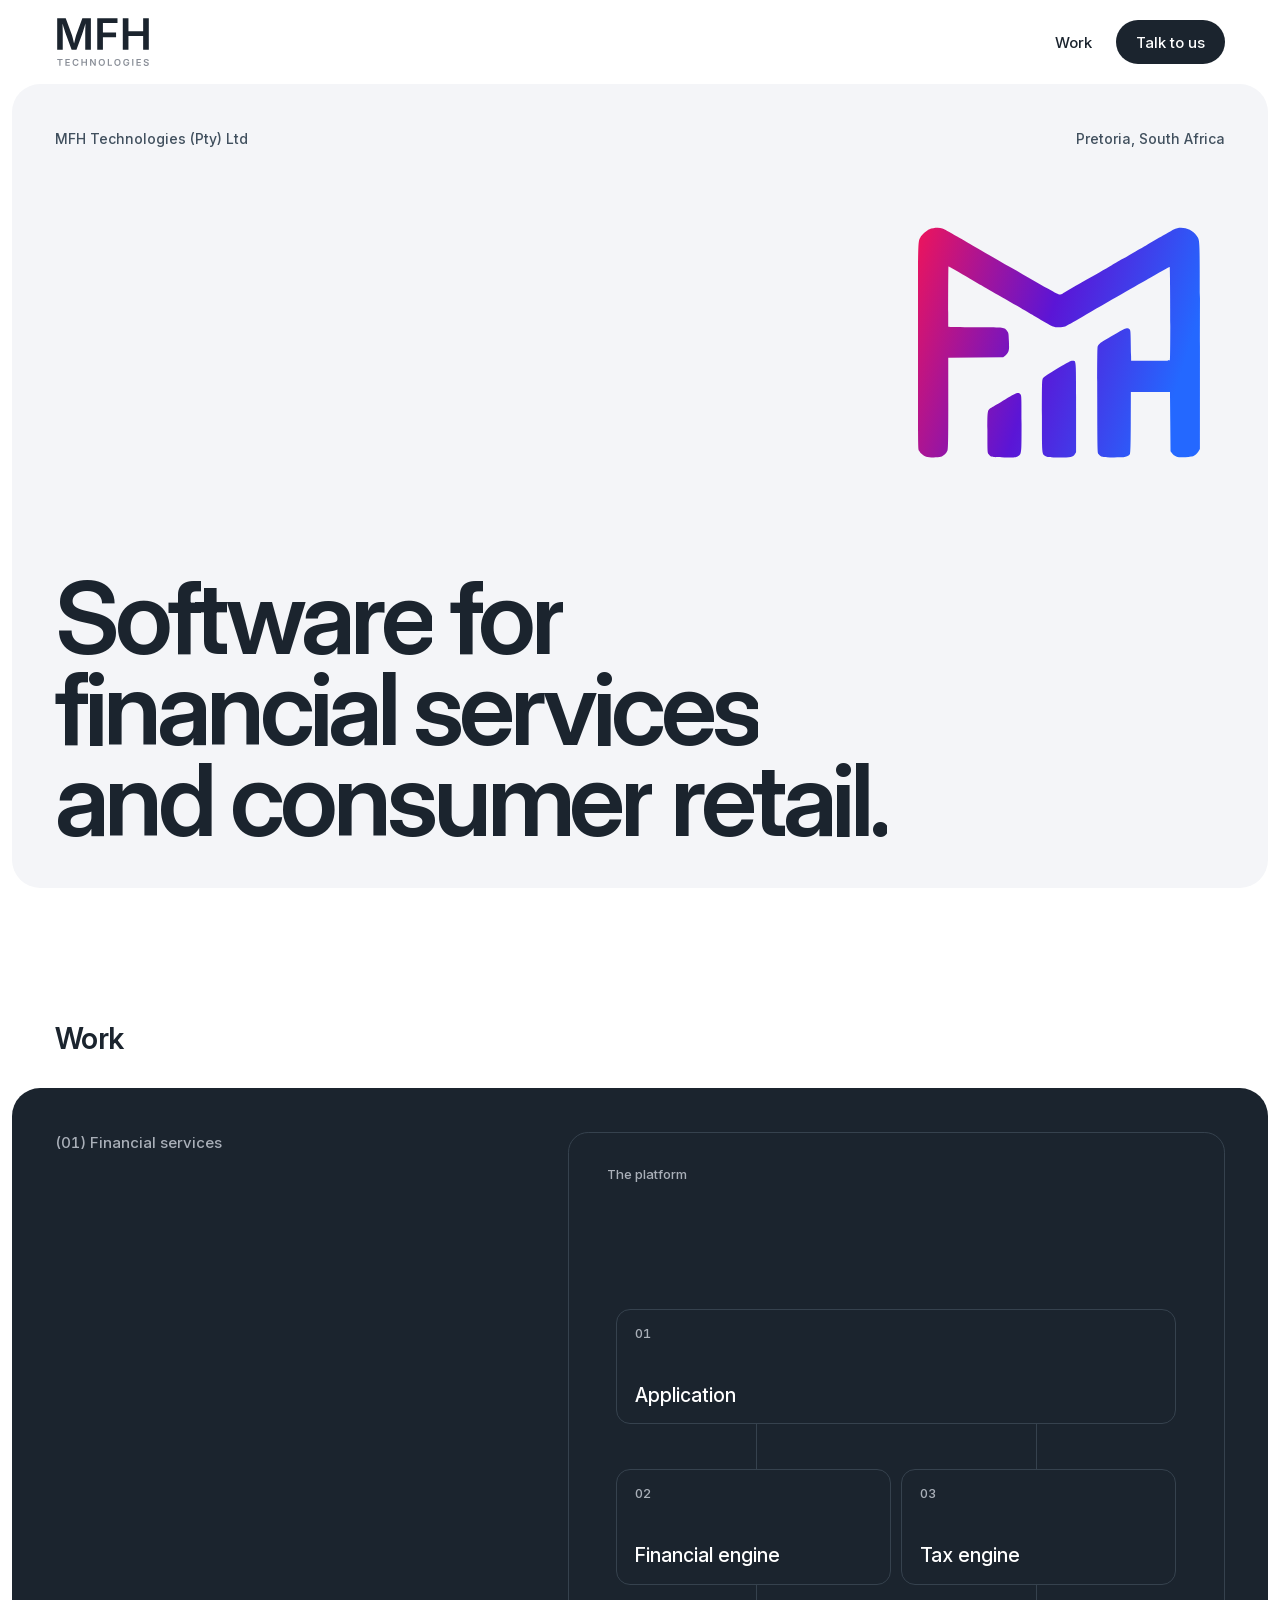
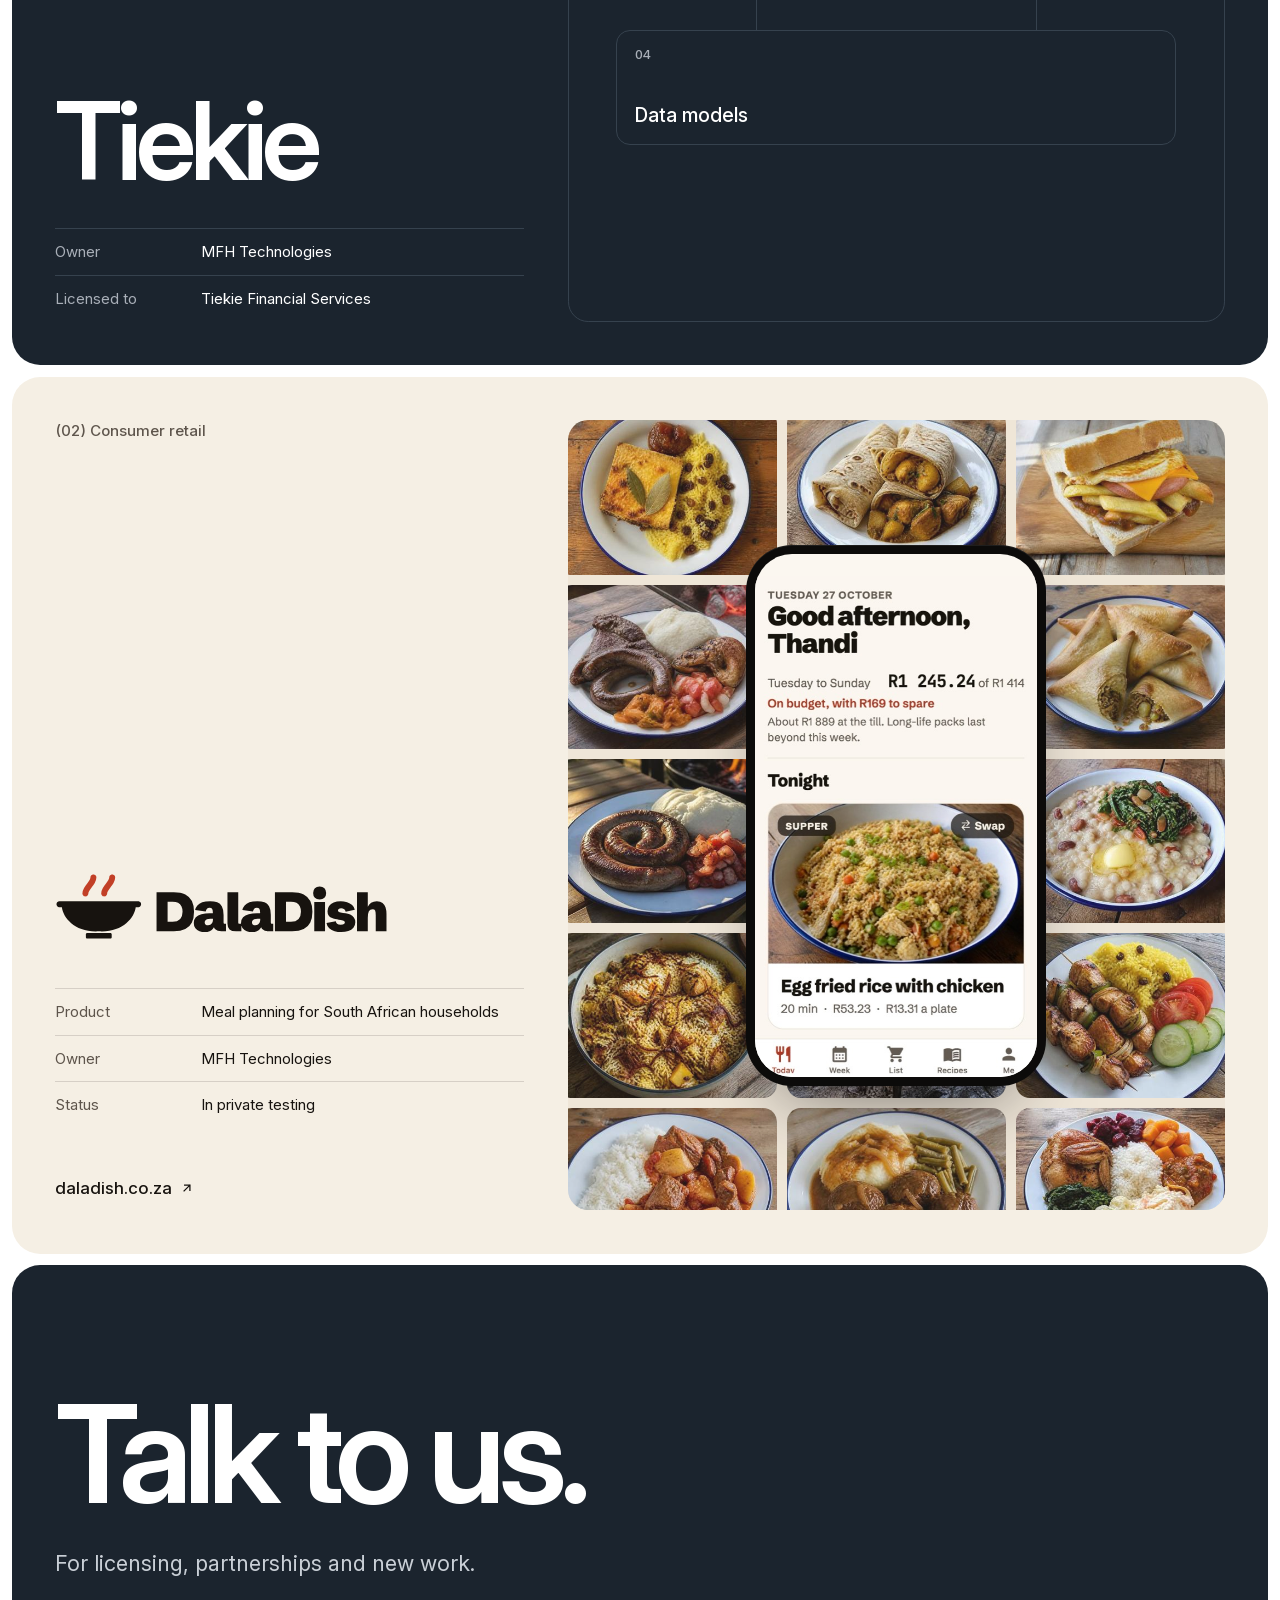
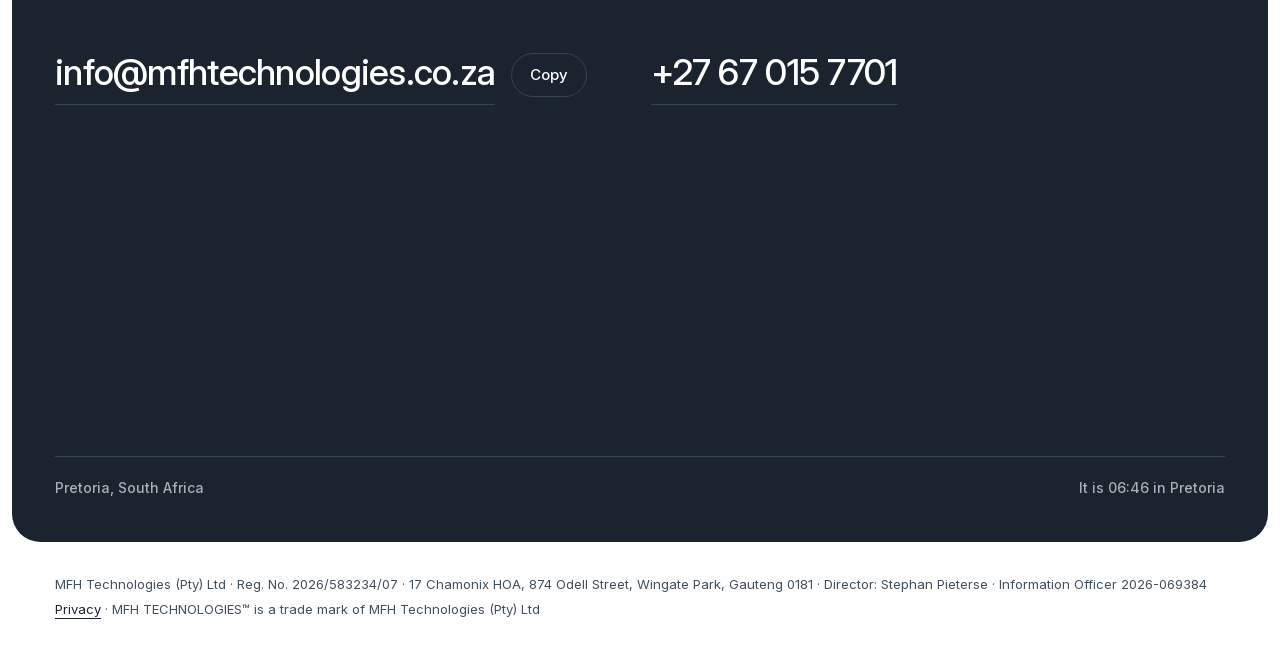
<file: index.html>
<!doctype html>
<html lang="en-ZA">
<head>
<meta charset="utf-8">
<meta name="viewport" content="width=device-width, initial-scale=1, viewport-fit=cover">
<title>MFH Technologies</title>
<meta name="description" content="MFH Technologies builds and owns software for financial services and consumer retail. Pretoria, South Africa.">
<meta name="theme-color" content="#FFFFFF" media="(prefers-color-scheme: light)">
<meta name="theme-color" content="#1B242E" media="(prefers-color-scheme: dark)">
<meta property="og:title" content="MFH Technologies">
<meta property="og:description" content="Software for financial services and consumer retail. Pretoria, South Africa.">
<meta property="og:url" content="https://mfhtechnologies.co.za/">
<meta property="og:image" content="https://mfhtechnologies.co.za/assets/icon-512.png">
<link rel="icon" href="assets/favicon-32.png" sizes="32x32" type="image/png">
<link rel="icon" href="assets/favicon-48.png" sizes="48x48" type="image/png">
<link rel="apple-touch-icon" href="assets/icon-192.png">
<link rel="preload" href="assets/fonts/inter-latin.woff2" as="font" type="font/woff2" crossorigin>
<link rel="stylesheet" href="assets/site.css">
<script>document.documentElement.classList.add('js');</script>
</head>
<body class="page-home">
<a class="skip" href="#main">Skip to the content</a>
<header class="site">
  <a class="home" href="index.html" aria-label="MFH Technologies, home">
    <picture>
      <source srcset="assets/mfh-wordmark-white.svg" media="(prefers-color-scheme: dark)">
      <img class="wordmark" src="assets/mfh-wordmark-colour.svg" alt="MFH Technologies" width="96" height="52">
    </picture>
  </a>
  <nav class="main" aria-label="Main">
    <a href="#work" aria-label="Work"><span class="roll"><span data-label="Work">Work</span></span></a>
    <a class="pill" href="#contact" aria-label="Talk to us"><span class="roll"><span data-label="Talk to us">Talk to us</span></span></a>
  </nav>
</header>

<main id="main">
  <section class="hero" aria-labelledby="hero-h">
    <div class="stage">
      <div class="corners"><p>MFH Technologies (Pty) Ltd</p><p>Pretoria, South Africa</p></div>
      <div class="hero-mark" aria-hidden="true">
        <picture>
          <source srcset="assets/mfh-mark-white.svg" media="(prefers-color-scheme: dark)">
          <img src="assets/mfh-mark.svg" alt="" width="512" height="460">
        </picture>
      </div>
      <h1 id="hero-h"><span class="w"><span style="--i:0">Software</span></span> <span class="w"><span style="--i:1">for</span></span> <span class="w"><span style="--i:2">financial</span></span> <span class="w"><span style="--i:3">services</span></span> <span class="w"><span style="--i:4">and</span></span> <span class="w"><span style="--i:5">consumer</span></span> <span class="w"><span style="--i:6">retail.</span></span></h1>
    </div>
  </section>

  <div class="stack">
    <div class="work-head" id="work"><h2>Work</h2></div>

    <article class="panel product tiekie" aria-labelledby="tiekie-h">
      <div class="copy">
        <p class="label"><span class="n">(01)</span> Financial services</p>
        <div class="foot">
          <h3 class="name" id="tiekie-h"><span>Tiekie</span></h3>
          <dl class="register">
            <div><dt>Owner</dt><dd>MFH Technologies</dd></div>
            <div><dt>Licensed to</dt><dd>Tiekie Financial Services</dd></div>
          </dl>
        </div>
      </div>
      <figure class="scene" aria-label="The Tiekie platform: the application, its financial and tax engines, and its data models">
        <figcaption class="caption">The platform</figcaption>
        <div class="arch">
          <div class="box" style="--i:0"><span class="n">01</span>Application</div>
          <div class="links" style="--i:1" aria-hidden="true"><i style="--d:0s"></i><i class="up" style="--d:-1.3s"></i></div>
          <div class="pair" style="--i:2"><div class="box"><span class="n">02</span>Financial engine</div><div class="box"><span class="n">03</span>Tax engine</div></div>
          <div class="links" style="--i:3" aria-hidden="true"><i class="up" style="--d:-0.6s"></i><i style="--d:-1.9s"></i></div>
          <div class="box" style="--i:4"><span class="n">04</span>Data models</div>
        </div>
      </figure>
    </article>

    <article class="panel product daladish" aria-labelledby="daladish-h">
      <div class="copy">
        <p class="label"><span class="n">(02)</span> Consumer retail</p>
        <div class="foot">
          <h3 class="name" id="daladish-h"><a href="https://daladish.co.za"><picture>
            <source srcset="assets/work/daladish-logo-dark.svg" media="(prefers-color-scheme: dark)">
            <img class="dd-logo" src="assets/work/daladish-logo.svg" alt="DalaDish" width="440" height="88">
          </picture></a></h3>
          <dl class="register">
            <div><dt>Product</dt><dd>Meal planning for South African households</dd></div>
            <div><dt>Owner</dt><dd>MFH Technologies</dd></div>
            <div><dt>Status</dt><dd>In private testing</dd></div>
          </dl>
          <a class="out" href="https://daladish.co.za">daladish.co.za<svg viewBox="0 0 24 24" aria-hidden="true"><path d="M7 17 17 7M8 7h9v9" fill="none" stroke="currentColor" stroke-width="2.2" stroke-linecap="square"/></svg></a>
        </div>
      </div>
      <figure class="scene">
        <div class="wall" aria-hidden="true">
          <div class="col"><img src="assets/work/bobotie.jpg" alt="" width="400" height="300" loading="lazy"><img src="assets/work/d_braai.jpg" alt="" width="400" height="300" loading="lazy"><img src="assets/work/pap_wors.jpg" alt="" width="400" height="300" loading="lazy"><img src="assets/work/d_breyani.jpg" alt="" width="400" height="300" loading="lazy"><img src="assets/work/d_bredie.jpg" alt="" width="400" height="300" loading="lazy"><img src="assets/work/n_vetkoek_jam.jpg" alt="" width="400" height="300" loading="lazy"><img src="assets/work/bobotie.jpg" alt="" width="400" height="300" loading="lazy"><img src="assets/work/d_braai.jpg" alt="" width="400" height="300" loading="lazy"><img src="assets/work/pap_wors.jpg" alt="" width="400" height="300" loading="lazy"><img src="assets/work/d_breyani.jpg" alt="" width="400" height="300" loading="lazy"><img src="assets/work/d_bredie.jpg" alt="" width="400" height="300" loading="lazy"><img src="assets/work/n_vetkoek_jam.jpg" alt="" width="400" height="300" loading="lazy"></div>
          <div class="col"><img src="assets/work/n_curry_rotis.jpg" alt="" width="400" height="300" loading="lazy"><img src="assets/work/dess_malva.jpg" alt="" width="400" height="300" loading="lazy"><img src="assets/work/dess_milk_tart.jpg" alt="" width="400" height="300" loading="lazy"><img src="assets/work/d_potjie.jpg" alt="" width="400" height="300" loading="lazy"><img src="assets/work/d_frikkadelle.jpg" alt="" width="400" height="300" loading="lazy"><img src="assets/work/v_butter_bean_bunny.jpg" alt="" width="400" height="300" loading="lazy"><img src="assets/work/n_curry_rotis.jpg" alt="" width="400" height="300" loading="lazy"><img src="assets/work/dess_malva.jpg" alt="" width="400" height="300" loading="lazy"><img src="assets/work/dess_milk_tart.jpg" alt="" width="400" height="300" loading="lazy"><img src="assets/work/d_potjie.jpg" alt="" width="400" height="300" loading="lazy"><img src="assets/work/d_frikkadelle.jpg" alt="" width="400" height="300" loading="lazy"><img src="assets/work/v_butter_bean_bunny.jpg" alt="" width="400" height="300" loading="lazy"></div>
          <div class="col"><img src="assets/work/l_kota.jpg" alt="" width="400" height="300" loading="lazy"><img src="assets/work/n_samoosas.jpg" alt="" width="400" height="300" loading="lazy"><img src="assets/work/v_umngqusho.jpg" alt="" width="400" height="300" loading="lazy"><img src="assets/work/n_sosaties.jpg" alt="" width="400" height="300" loading="lazy"><img src="assets/work/d_seven_colours.jpg" alt="" width="400" height="300" loading="lazy"><img src="assets/work/n_mutton_curry.jpg" alt="" width="400" height="300" loading="lazy"><img src="assets/work/l_kota.jpg" alt="" width="400" height="300" loading="lazy"><img src="assets/work/n_samoosas.jpg" alt="" width="400" height="300" loading="lazy"><img src="assets/work/v_umngqusho.jpg" alt="" width="400" height="300" loading="lazy"><img src="assets/work/n_sosaties.jpg" alt="" width="400" height="300" loading="lazy"><img src="assets/work/d_seven_colours.jpg" alt="" width="400" height="300" loading="lazy"><img src="assets/work/n_mutton_curry.jpg" alt="" width="400" height="300" loading="lazy"></div>
        </div>
        <div class="phone">
          <div class="screen">
            <img class="on" src="assets/work/app-2-today.jpg" alt="The DalaDish app: tonight's supper, with the week on budget" width="506" height="900" loading="lazy">
            <img src="assets/work/app-3-week.jpg" alt="The DalaDish app: this week's meals, each priced" width="506" height="900" loading="lazy">
            <img src="assets/work/app-4-shopping-list.jpg" alt="The DalaDish app: the shopping list with its total at the till" width="506" height="900" loading="lazy">
          </div>
        </div>
      </figure>
    </article>

    <section class="panel contact" id="contact" aria-labelledby="contact-h">
      <h2 id="contact-h"><span>Talk to us.</span></h2>
      <p class="sub">For licensing, partnerships and new work.</p>
      <div class="lines">
        <div class="item">
          <a id="email" href="mailto:info@mfhtechnologies.co.za">info@mfhtechnologies.co.za</a>
          <button class="copy-btn" type="button" data-copy="info@mfhtechnologies.co.za" aria-controls="email">Copy</button>
        </div>
        <div class="item">
          <a href="tel:+27670157701">+27 67 015 7701</a>
        </div>
      </div>
      <div class="meta"><p>Pretoria, South Africa</p><p id="clock" hidden></p></div>
    </section>
  </div>
</main>

<footer class="site">
  <p>MFH Technologies (Pty) Ltd &middot; Reg. No. 2026/583234/07 &middot; 17 Chamonix HOA, 874 Odell Street, Wingate Park, Gauteng 0181 &middot; Director: Stephan Pieterse &middot; Information Officer 2026-069384</p>
  <p><a href="privacy.html">Privacy</a> &middot; MFH TECHNOLOGIES&trade; is a trade mark of MFH Technologies (Pty) Ltd</p>
</footer>
<script>
(function () {
  var main = document.getElementById('main');
  void main.offsetWidth; main.classList.add('in');
  var calm = window.matchMedia('(prefers-reduced-motion: reduce)').matches;

  // The time in Pretoria, so a caller knows whether it is office hours.
  var clock = document.getElementById('clock');
  try {
    var fmt = new Intl.DateTimeFormat('en-ZA', { hour: '2-digit', minute: '2-digit', hour12: false, timeZone: 'Africa/Johannesburg' });
    var tick = function () { clock.textContent = 'It is ' + fmt.format(new Date()) + ' in Pretoria'; };
    tick(); clock.hidden = false; setInterval(tick, 20000);
  } catch (err) {}

  // The mark drifts a few pixels with the pointer, as one piece.
  var stage = document.querySelector('.stage'), mark = document.querySelector('.hero-mark');
  if (!calm && window.matchMedia('(hover: hover) and (pointer: fine)').matches) {
    stage.addEventListener('pointermove', function (e) {
      var r = stage.getBoundingClientRect();
      mark.style.setProperty('--mx', ((e.clientX - r.left) / r.width - 0.5) * 18 + 'px');
      mark.style.setProperty('--my', ((e.clientY - r.top) / r.height - 0.5) * 14 + 'px');
    });
    stage.addEventListener('pointerleave', function () { mark.style.setProperty('--mx', '0px'); mark.style.setProperty('--my', '0px'); });
  }

  // DalaDish's app turns through Today, the week and the list while its panel is on screen.
  var shots = [].slice.call(document.querySelectorAll('.screen img')), shot = 0, turning = null;
  var turn = function (on) {
    if (calm) return;
    if (on && !turning) turning = setInterval(function () { shots[shot].classList.remove('on'); shot = (shot + 1) % shots.length; shots[shot].classList.add('on'); }, 3400);
    if (!on && turning) { clearInterval(turning); turning = null; }
  };

  var panels = [].slice.call(document.querySelectorAll('.product, .contact'));
  if (!('IntersectionObserver' in window)) { panels.forEach(function (el) { el.classList.add('seen'); }); return; }
  // Each panel's name rises once, when it comes into view.
  var io = new IntersectionObserver(function (es) {
    es.forEach(function (e) { if (e.isIntersecting) { e.target.classList.add('seen'); io.unobserve(e.target); } });
  }, { rootMargin: '0px 0px -12% 0px' });
  panels.forEach(function (el) { io.observe(el); });
  // The moving parts only move while their panel is on screen.
  var live = new IntersectionObserver(function (es) {
    es.forEach(function (e) {
      e.target.classList.toggle('paused', !e.isIntersecting);
      if (e.target.classList.contains('daladish')) turn(e.isIntersecting);
    });
  });
  live.observe(document.querySelector('.tiekie'));
  live.observe(document.querySelector('.daladish'));
})();
document.addEventListener('click', function (e) {
  var b = e.target.closest('[data-copy]');
  if (!b) return;
  var done = function () { b.textContent = 'Copied'; setTimeout(function () { b.textContent = 'Copy'; }, 1600); };
  var select = function () { var el = document.getElementById(b.getAttribute('aria-controls')); var r = document.createRange(); r.selectNodeContents(el); var s = window.getSelection(); s.removeAllRanges(); s.addRange(r); };
  try { navigator.clipboard.writeText(b.getAttribute('data-copy')).then(done, select); } catch (err) { select(); }
});
</script>
</body>
</html>
</file>
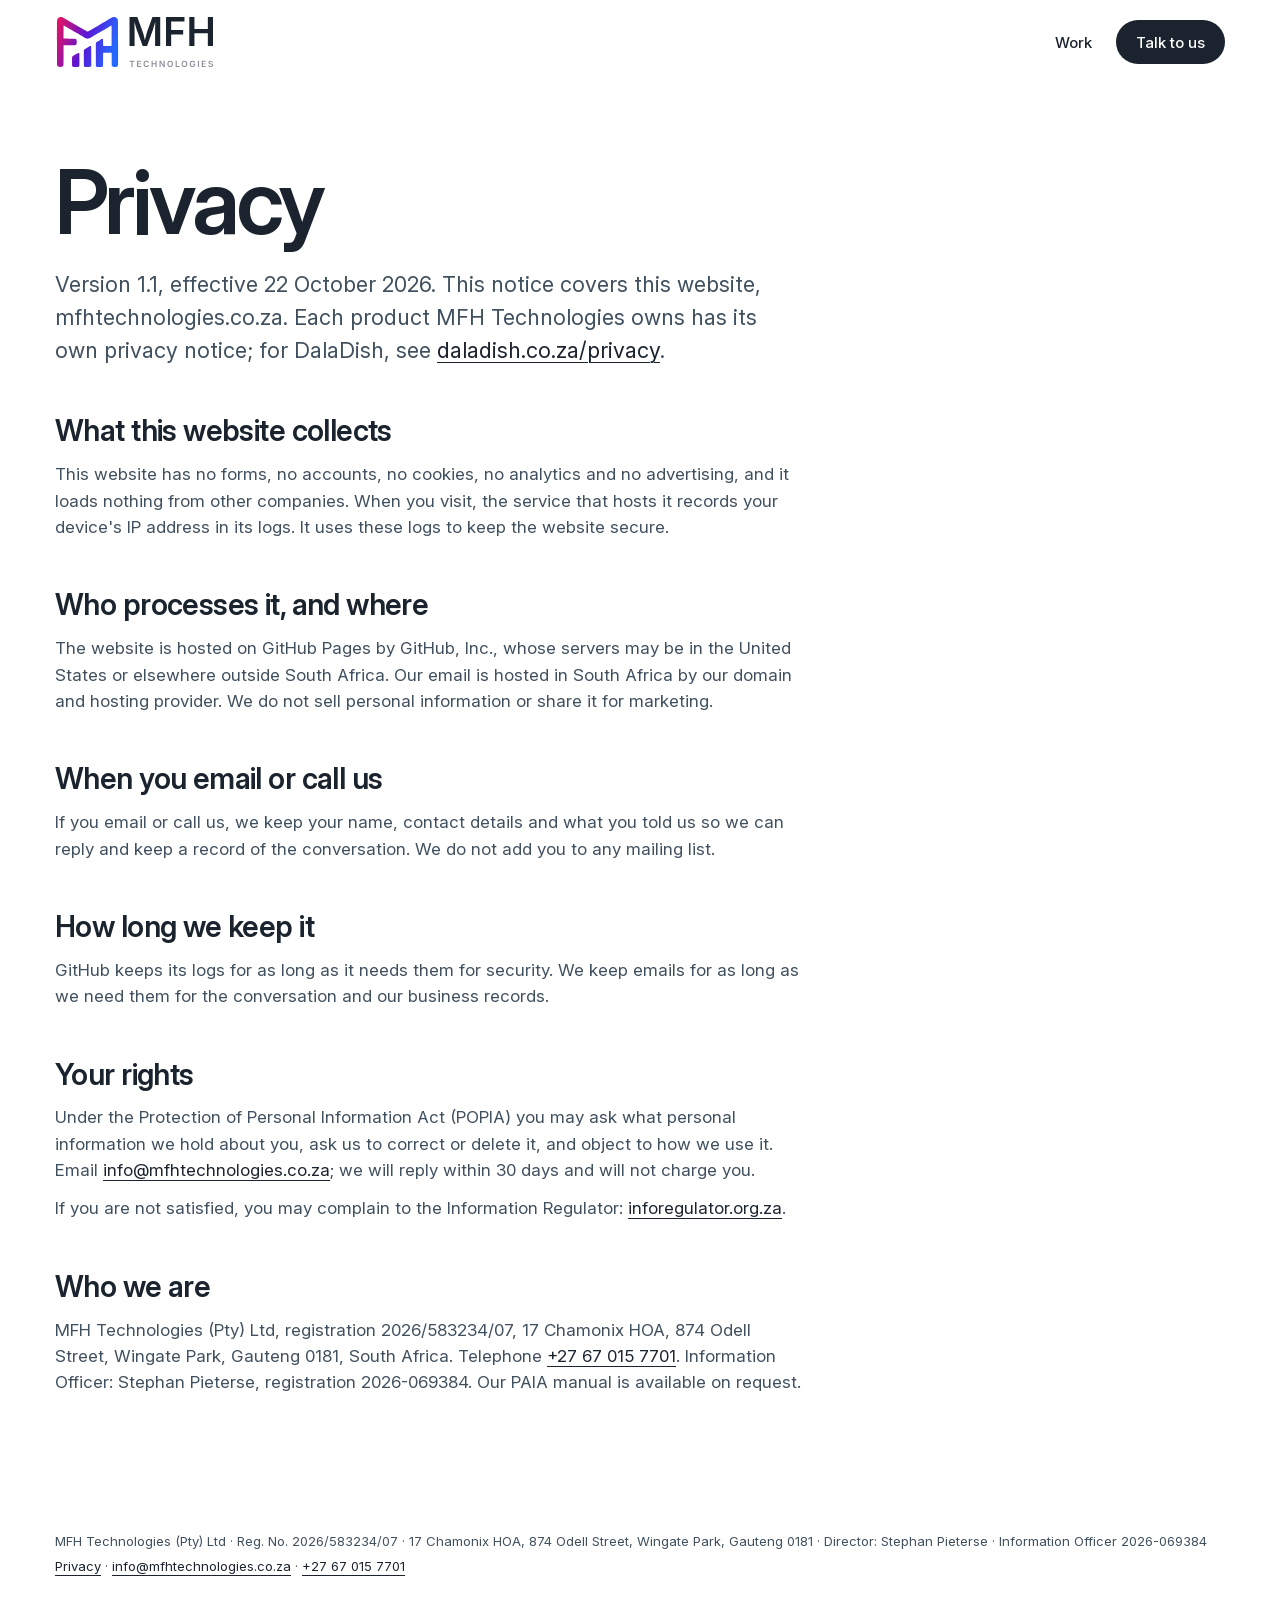
<file: privacy.html>
<!doctype html>
<html lang="en-ZA">
<head>
<meta charset="utf-8">
<meta name="viewport" content="width=device-width, initial-scale=1, viewport-fit=cover">
<title>Privacy | MFH Technologies</title>
<meta name="description" content="How the MFH Technologies website handles personal information.">
<meta name="theme-color" content="#FFFFFF" media="(prefers-color-scheme: light)">
<meta name="theme-color" content="#1B242E" media="(prefers-color-scheme: dark)">
<link rel="icon" href="assets/favicon-32.png" sizes="32x32" type="image/png">
<link rel="icon" href="assets/favicon-48.png" sizes="48x48" type="image/png">
<link rel="apple-touch-icon" href="assets/icon-192.png">
<link rel="preload" href="assets/fonts/inter-latin.woff2" as="font" type="font/woff2" crossorigin>
<link rel="stylesheet" href="assets/site.css">
</head>
<body>
<a class="skip" href="#main">Skip to the content</a>
<header class="site">
  <a class="home" href="index.html" aria-label="MFH Technologies, home">
    <picture>
      <source srcset="assets/mfh-lockup-white.svg" media="(prefers-color-scheme: dark)">
      <img class="lockup" src="assets/mfh-lockup-colour.svg" alt="MFH Technologies" width="160" height="54">
    </picture>
  </a>
  <nav class="main" aria-label="Main">
    <a href="index.html#work" aria-label="Work"><span class="roll"><span data-label="Work">Work</span></span></a>
    <a class="pill" href="index.html#contact" aria-label="Talk to us"><span class="roll"><span data-label="Talk to us">Talk to us</span></span></a>
  </nav>
</header>

<main id="main">
  <div>
    <div class="prose">
      <h1>Privacy</h1>
      <p class="lead">Version 1.1, effective 22 October 2026. This notice covers this website, mfhtechnologies.co.za. Each product MFH Technologies owns has its own privacy notice; for DalaDish, see <a href="https://daladish.co.za/privacy">daladish.co.za/privacy</a>.</p>

      <h2>What this website collects</h2>
      <p>This website has no forms, no accounts, no cookies, no analytics and no advertising, and it loads nothing from other companies. When you visit, the service that hosts it records your device's IP address in its logs. It uses these logs to keep the website secure.</p>

      <h2>Who processes it, and where</h2>
      <p>The website is hosted on GitHub Pages by GitHub, Inc., whose servers may be in the United States or elsewhere outside South Africa. Our email is hosted in South Africa by our domain and hosting provider. We do not sell personal information or share it for marketing.</p>

      <h2>When you email or call us</h2>
      <p>If you email or call us, we keep your name, contact details and what you told us so we can reply and keep a record of the conversation. We do not add you to any mailing list.</p>

      <h2>How long we keep it</h2>
      <p>GitHub keeps its logs for as long as it needs them for security. We keep emails for as long as we need them for the conversation and our business records.</p>

      <h2>Your rights</h2>
      <p>Under the Protection of Personal Information Act (POPIA) you may ask what personal information we hold about you, ask us to correct or delete it, and object to how we use it. Email <a href="mailto:info@mfhtechnologies.co.za">info@mfhtechnologies.co.za</a>; we will reply within 30 days and will not charge you.</p>
      <p>If you are not satisfied, you may complain to the Information Regulator: <a href="https://inforegulator.org.za">inforegulator.org.za</a>.</p>

      <h2>Who we are</h2>
      <p>MFH Technologies (Pty) Ltd, registration 2026/583234/07, 17 Chamonix HOA, 874 Odell Street, Wingate Park, Gauteng 0181, South Africa. Telephone <a href="tel:+27670157701">+27 67 015 7701</a>. Information Officer: Stephan Pieterse, registration 2026-069384. Our PAIA manual is available on request.</p>
    </div>
  </div>
</main>

<footer class="site">
  <p>MFH Technologies (Pty) Ltd &middot; Reg. No. 2026/583234/07 &middot; 17 Chamonix HOA, 874 Odell Street, Wingate Park, Gauteng 0181 &middot; Director: Stephan Pieterse &middot; Information Officer 2026-069384</p>
  <p><a href="privacy.html">Privacy</a> &middot; <a href="mailto:info@mfhtechnologies.co.za">info@mfhtechnologies.co.za</a> &middot; <a href="tel:+27670157701">+27 67 015 7701</a></p>
</footer>
</body>
</html>
</file>
<file: assets/site.css>
/* MFH Technologies website. Colours and type from the MFH Technologies CI v2.0: charcoal and white, Inter (served
   from this site, so the page loads nothing from other companies; Arial and Helvetica as the CI's fallback), and
   the gradient in the mark only. The page is built from panels set into a white sheet: a stage for the statement and
   the mark, then one full panel per product and a charcoal panel to get in touch, which stack over one another as you
   scroll. Headings stay in SemiBold, as the CI asks; the weight of the page comes from scale. Each product panel
   wears its own product's colours and shows the product at work. */
@font-face {
  font-family: "Inter";
  font-style: normal;
  font-weight: 100 900;
  font-display: swap;
  src: url("fonts/inter-latin.woff2") format("woff2");
}
:root {
  --mfh-charcoal: #1B242E;
  --mfh-slate: #41505E;
  --mfh-grey: #8A8F98;
  --mfh-line: #E3E6EA;
  --mfh-surface: #F4F5F8;
  --mfh-white: #FFFFFF;
  --page: var(--mfh-white);
  --ink: var(--mfh-charcoal);
  --body: var(--mfh-slate);
  --line: var(--mfh-line);
  --stage: var(--mfh-surface);
  /* Charcoal panels: Tiekie and contact */
  --dark: var(--mfh-charcoal);
  --on-dark: #FFFFFF;
  --on-dark-2: #C9CFD6;
  --on-dark-3: #A9AFB8;
  --dark-line: #36424E;
  /* The DalaDish panel in DalaDish's own colours */
  --dd-bg: #F5EFE4;
  --dd-ink: #17130F;
  --dd-muted: #5E554C;
  --dd-line: rgba(23, 19, 15, .14);
  --dd-sunk: #EFE6D8;
  --font: Inter, Arial, Helvetica, sans-serif;
  --ease: cubic-bezier(0.22, 1, 0.36, 1);
  --edge: clamp(8px, 0.9vw, 14px);
  --pad: clamp(20px, 3.4vw, 56px);
  --r: clamp(20px, 2.2vw, 32px);
  --r-sm: 14px;
  --head: 84px;
  --step-0: 1.0625rem;
  --step-1: clamp(1.125rem, 1rem + 0.45vw, 1.375rem);
  --step-2: clamp(1.375rem, 1.1rem + 0.9vw, 1.875rem);
  --poster: clamp(4rem, 1rem + 9.4vw, 11rem);
  color-scheme: light;
}
/* At night the sheet turns charcoal. The CI allows only white artwork on charcoal, so the mark goes white. */
@media (prefers-color-scheme: dark) {
  :root {
    --page: var(--mfh-charcoal);
    --ink: #FFFFFF;
    --body: #C9CFD6;
    --line: #36424E;
    --stage: #232E3A;
    --dark: #131A21;
    --dark-line: #2C3640;
    --dd-bg: #17130F;
    --dd-ink: #F5EFE4;
    --dd-muted: #ABA196;
    --dd-line: rgba(245, 239, 228, .14);
    --dd-sunk: #221C17;
    color-scheme: dark;
  }
}
* { box-sizing: border-box; }
html { -webkit-text-size-adjust: 100%; }
@media (prefers-reduced-motion: no-preference) { html { scroll-behavior: smooth; } }
body {
  margin: 0;
  background: var(--page);
  color: var(--body);
  font-family: var(--font);
  font-optical-sizing: auto;
  font-size: var(--step-0);
  line-height: 1.55;
  -webkit-font-smoothing: antialiased;
  overflow-x: clip;
}
img { display: block; max-width: 100%; height: auto; }
a { color: var(--ink); text-underline-offset: 4px; text-decoration-thickness: 1px; }
a:hover { text-decoration-thickness: 2px; }
:focus-visible { outline: 2px solid currentColor; outline-offset: 4px; border-radius: 4px; }
::selection { background: var(--ink); color: var(--page); }
.skip { position: absolute; left: -9999px; top: 12px; background: var(--page); color: var(--ink); padding: 10px 14px; z-index: 20; }
.skip:focus { left: 16px; }
.sr { position: absolute; width: 1px; height: 1px; overflow: hidden; clip-path: inset(50%); white-space: nowrap; }
h1, h2, h3 { color: var(--ink); font-weight: 600; margin: 0; text-wrap: balance; }
p, dl, dd { margin: 0; }
p { text-wrap: pretty; }
.n { font-weight: 500; font-variant-numeric: tabular-nums; }
.label { font-size: 0.9375rem; font-weight: 500; line-height: 1.4; }

/* Header: the wordmark on the home page (the mark is right below it on the stage, as the CI provides for), the full
   lock-up on other pages. Colour artwork on white, white artwork on charcoal. */
header.site { display: flex; align-items: center; justify-content: space-between; gap: 16px; min-height: var(--head); padding: 0 calc(var(--edge) + var(--pad)); }
header.site a.home { display: inline-flex; align-items: center; min-height: 44px; }
.wordmark { width: 96px; height: auto; }
.lockup { width: 160px; height: auto; }
nav.main { display: flex; align-items: center; gap: 8px 24px; }
nav.main a { display: inline-flex; align-items: center; min-height: 44px; font-size: 0.9375rem; font-weight: 500; color: var(--ink); text-decoration: none; }
nav.main a.pill { padding: 0 20px; border-radius: 999px; background: var(--ink); color: var(--page); }
nav.main a { white-space: nowrap; }
/* On the narrowest phones the header keeps to one line: a smaller wordmark, and the Work link gives way (the work
   follows right below the stage). */
@media (max-width: 359px) {
  .wordmark { width: 80px; }
  nav.main a.pill { padding: 0 14px; }
  nav.main a:not(.pill) { display: none; }
}
/* The label rolls up to a fresh copy of itself on hover */
.roll { display: inline-block; overflow: hidden; vertical-align: top; line-height: 1.4; }
.roll > span { display: block; position: relative; transition: transform 420ms var(--ease); }
.roll > span::after { content: attr(data-label); position: absolute; left: 0; top: 100%; }
@media (hover: hover) and (pointer: fine) {
  a:hover .roll > span { transform: translateY(-100%); }
}

/* The stage: the statement across the foot, the mark in the upper right, two quiet labels in the top corners. The
   mark drifts a few pixels with the pointer, as one piece. */
.hero { padding: 0 var(--edge); }
.stage { --mark-w: min(24vw, 460px, calc(38svh * 1.113)); --h1: clamp(3.1rem, 0.4rem + 7.4vw, 10rem);
  position: relative; min-height: calc(100svh - var(--head) - var(--edge)); border-radius: var(--r); background: var(--stage); padding: var(--pad);
  display: grid; grid-template-columns: minmax(0, 1fr) var(--mark-w); grid-template-rows: auto 1fr auto; transform-origin: 50% 0; }
.corners { grid-column: 1 / -1; display: flex; flex-wrap: wrap; justify-content: space-between; gap: 6px 24px; font-size: 0.875rem; font-weight: 500; color: var(--body); }
.hero-mark { grid-row: 2; grid-column: 2; align-self: center; margin: clamp(24px, 4vh, 48px) calc(var(--mark-w) * 0.08) clamp(32px, 6vh, 72px) 0; transform: translate3d(var(--mx, 0px), var(--my, 0px), 0); }
.hero-mark img { width: 100%; }
.hero h1 { grid-row: 3; grid-column: 1 / -1; font-size: var(--h1); line-height: 0.9; letter-spacing: -0.05em; max-width: 13em; }
@media (max-width: 899px) {
  :root { --head: 72px; }
  .stage { --mark-w: min(58vw, 300px); grid-template-columns: minmax(0, 1fr); }
  .hero-mark { grid-column: 1; align-self: start; width: var(--mark-w); margin: clamp(40px, 9vw, 72px) 0 40px; }
}

/* Work: one full panel per product, then the contact panel. On wide screens each panel holds at the top while the
   next one slides up over it. Tiekie on charcoal with its platform at work; DalaDish in its own cream and chilli
   with the app at work in front of its suppers. Each ends in a short register of who owns what. */
.stack { display: grid; gap: var(--edge); padding: clamp(72px, 10vw, 160px) var(--edge) var(--edge); }
.work-head { padding: 0 var(--pad) clamp(8px, 1.2vw, 20px); scroll-margin-top: 24px; }
.work-head h2 { font-size: var(--step-2); letter-spacing: -0.02em; }
.panel { position: relative; overflow: hidden; border-radius: var(--r); padding: var(--pad); }
@media (min-width: 900px) and (min-height: 680px) {
  .panel { position: sticky; top: var(--edge); height: calc(100svh - 2 * var(--edge)); }
}
.product { display: grid; grid-template-columns: minmax(0, 5fr) minmax(0, 7fr); gap: var(--pad); }
.product .copy { display: flex; flex-direction: column; min-height: 0; }
.product .foot { margin-top: auto; display: grid; gap: clamp(24px, 3vw, 40px); padding-top: 40px; }
.product .name { font-size: clamp(4rem, 1.5rem + 6.6vw, 9.5rem); line-height: 0.9; letter-spacing: -0.055em; overflow: hidden; padding-bottom: 0.08em; margin-bottom: -0.08em; }
.product .name > span, .product .name > a { display: inline-block; }
.register { display: grid; font-size: 0.9375rem; line-height: 1.45; }
.register div { display: grid; grid-template-columns: minmax(7.5em, 0.4fr) minmax(0, 1fr); gap: 16px; padding: 12px 0; border-top: 1px solid var(--tile-line); }
.register dt { color: var(--tile-muted); }
.register dd { color: var(--tile-ink); }
.scene { position: relative; min-height: 0; margin: 0; border-radius: calc(var(--r) - 8px); overflow: hidden; display: grid; place-items: center; }
@media (max-width: 899px) {
  .product { grid-template-columns: minmax(0, 1fr); }
  .product .scene { order: 2; min-height: 520px; }
  .product .copy { display: contents; }
  .product .label { order: 1; }
  .product .foot { order: 3; padding-top: 8px; }
}

/* Tiekie: the platform as its parts, with data moving between them */
.tiekie { --tile-ink: var(--on-dark); --tile-muted: var(--on-dark-3); --tile-line: var(--dark-line); background: var(--dark); color: var(--on-dark-3); }
.tiekie .name { color: var(--on-dark); }
.tiekie .scene { border: 1px solid var(--dark-line); padding: clamp(20px, 3vw, 48px); }
.arch { width: min(100%, 560px); display: grid; }
.arch .box { display: flex; flex-direction: column; justify-content: space-between; gap: 18px; min-height: clamp(88px, 9vw, 128px); padding: 16px 18px; border: 1px solid var(--dark-line); border-radius: var(--r-sm); background: var(--dark); color: var(--on-dark); font-size: clamp(1rem, 0.9rem + 0.4vw, 1.25rem); font-weight: 500; line-height: 1.2; transition: border-color 300ms var(--ease); }
.arch .box .n { font-size: 0.8125rem; color: var(--on-dark-3); }
.arch .pair { display: grid; grid-template-columns: repeat(2, minmax(0, 1fr)); gap: 10px; }
.arch .links { display: grid; grid-template-columns: repeat(2, minmax(0, 1fr)); height: clamp(36px, 5vh, 64px); }
.arch .links i { position: relative; justify-self: center; width: 1px; height: 100%; background: var(--dark-line); }
.arch .links i::after { content: ""; position: absolute; left: -2.5px; top: 0; width: 6px; height: 6px; border-radius: 50%; background: var(--on-dark); opacity: 0; }
.tiekie .caption { position: absolute; left: clamp(20px, 3vw, 48px); top: clamp(16px, 2.4vw, 32px); font-size: 0.8125rem; font-weight: 500; color: var(--on-dark-3); }

/* DalaDish: the app, in a phone, in front of a slow wall of its suppers */
.daladish { --tile-ink: var(--dd-ink); --tile-muted: var(--dd-muted); --tile-line: var(--dd-line); background: var(--dd-bg); color: var(--dd-muted); }
.daladish .name a { color: var(--dd-ink); }
.dd-logo { width: clamp(220px, 26vw, 440px); }
.daladish .scene { background: var(--dd-sunk); }
.wall { position: absolute; inset: -10px; display: grid; grid-template-columns: repeat(3, minmax(0, 1fr)); gap: 10px; opacity: 0.9; }
.wall .col { display: grid; gap: 10px; align-content: start; }
.wall img { width: 100%; aspect-ratio: 4 / 3; object-fit: cover; border-radius: var(--r-sm); }
.phone { position: relative; z-index: 1; width: min(68%, 300px, calc((100svh - 2 * var(--edge) - 2 * var(--pad) - 80px) * 0.54)); padding: 9px; border-radius: 46px; background: #0C0B0A; box-shadow: 0 1px 0 rgba(255, 255, 255, .08) inset, 0 40px 80px -36px rgba(0, 0, 0, .6); }
.screen { position: relative; aspect-ratio: 506 / 940; border-radius: 37px; overflow: hidden; background: #FBF7F0; padding-top: 4%; }
.screen img { position: absolute; left: 0; right: 0; bottom: 0; width: 100%; height: auto; opacity: 0; transition: opacity 700ms var(--ease); }
.screen img.on { opacity: 1; }
.out { display: inline-flex; align-items: center; gap: 8px; min-height: 44px; font-weight: 500; color: var(--dd-ink); text-decoration: none; justify-self: start; }
.out svg { width: 14px; height: 14px; transition: transform 240ms var(--ease); }
@media (hover: hover) and (pointer: fine) { .out:hover svg { transform: translate(2px, -2px); } .out:hover { text-decoration: underline; } }
@media (max-width: 899px) {
  .phone { width: min(62%, 260px); }
  .wall { grid-template-columns: repeat(2, minmax(0, 1fr)); }
  .wall .col:nth-child(3) { display: none; }
}

/* Contact: the last charcoal panel */
.contact { display: flex; flex-direction: column; background: var(--dark); color: var(--on-dark-2); padding-top: clamp(72px, 10vw, 160px); }
.contact h2 { color: var(--on-dark); font-size: var(--poster); line-height: 0.9; letter-spacing: -0.055em; overflow: hidden; padding-bottom: 0.08em; margin-bottom: -0.08em; }
.contact h2 > span { display: inline-block; }
.contact .sub { margin-top: clamp(20px, 2.4vw, 32px); font-size: var(--step-1); }
.lines { margin-top: clamp(40px, 5vw, 64px); display: flex; flex-wrap: wrap; align-items: center; gap: 16px clamp(32px, 5vw, 72px); }
.lines .item { display: flex; flex-wrap: wrap; align-items: center; gap: 12px 16px; }
.lines a { color: var(--on-dark); font-size: clamp(1.375rem, 1rem + 1.6vw, 2.25rem); font-weight: 500; letter-spacing: -0.02em; text-decoration: none; border-bottom: 1px solid var(--dark-line); padding-bottom: 4px; overflow-wrap: anywhere; }
.lines a:hover { border-bottom-color: var(--on-dark); }
.copy-btn { min-height: 44px; padding: 0 18px; border-radius: 999px; border: 1px solid var(--dark-line); background: transparent; color: var(--on-dark); font: 500 0.9375rem var(--font); cursor: pointer; }
.copy-btn:hover { border-color: var(--on-dark); }
.contact .meta { margin-top: auto; padding-top: 20px; border-top: 1px solid var(--dark-line); display: flex; flex-wrap: wrap; justify-content: space-between; gap: 6px 24px; font-size: 0.875rem; font-weight: 500; color: var(--on-dark-3); }
@media (max-width: 899px), (max-height: 679px) { .contact .meta { margin-top: clamp(64px, 9vw, 140px); } }

footer.site { padding: 20px calc(var(--edge) + var(--pad)) 40px; font-size: 0.8125rem; line-height: 1.6; color: var(--body); }
footer.site p + p { margin-top: 4px; }
footer.site a { color: var(--ink); }

/* The privacy page */
.prose { max-width: calc(44em + 2 * (var(--edge) + var(--pad))); padding: clamp(32px, 6vw, 88px) calc(var(--edge) + var(--pad)) clamp(72px, 9vw, 120px); }
.prose h1 { font-size: clamp(2.75rem, 1.5rem + 5vw, 5.5rem); line-height: 0.95; letter-spacing: -0.045em; }
.prose .lead { margin-top: 24px; font-size: var(--step-1); line-height: 1.5; }
.prose h2 { margin-top: 48px; font-size: var(--step-2); line-height: 1.2; letter-spacing: -0.02em; }
.prose p { margin-top: 12px; }

/* Motion. On load the statement rises word by word, the mark is drawn in from left to right (the way its gradient
   runs) and the corner labels fade up. Scrolling away, the stage settles back a little, like a sheet laid down.
   Further on, each product name and "Talk to us." rise once as they come into view; on Tiekie's drawing small points
   of data travel between the parts; DalaDish's app turns through Today, the week and the list while its suppers
   drift past. All of it runs only while on screen. Nothing moves for people who ask for reduced motion, and without
   JavaScript everything simply shows. */
@media (prefers-reduced-motion: no-preference) {
  .js .hero h1 .w { display: inline-block; overflow: hidden; vertical-align: top; padding-bottom: 0.08em; margin-bottom: -0.08em; }
  .js .hero h1 .w > span { display: inline-block; transform: translateY(105%); transition: transform 900ms var(--ease); transition-delay: calc(120ms + var(--i) * 45ms); }
  .js .in .hero h1 .w > span { transform: none; }
  .js .hero-mark img { clip-path: inset(0 100% 0 0); transition: clip-path 1300ms var(--ease) 300ms; }
  .js .in .hero-mark img { clip-path: inset(0 0 0 0); }
  .js .corners { opacity: 0; transition: opacity 800ms var(--ease) 600ms; }
  .js .in .corners { opacity: 1; }
  .hero-mark { transition: transform 600ms var(--ease); }
  .js .product .name > *, .js .contact h2 > span { transform: translateY(105%); transition: transform 900ms var(--ease) 100ms; }
  .js .seen .name > *, .js .seen h2 > span { transform: none; }
  .js .product .register, .js .product .out { opacity: 0; transform: translateY(12px); transition: opacity 700ms var(--ease) 300ms, transform 700ms var(--ease) 300ms; }
  .js .product.seen .register, .js .product.seen .out { opacity: 1; transform: none; }
  .js .arch > * { opacity: 0; transform: translateY(14px); transition: opacity 600ms var(--ease), transform 600ms var(--ease); transition-delay: calc(150ms + var(--i) * 90ms); }
  .js .seen .arch > * { opacity: 1; transform: none; }
  .arch .links i::after { animation: flow 2.6s cubic-bezier(.45, 0, .55, 1) infinite; animation-delay: var(--d, 0s); }
  .arch .links i.up::after { animation-name: flow-up; }
  .wall .col { animation: drift 70s linear infinite; }
  .wall .col:nth-child(2) { animation-duration: 86s; animation-direction: reverse; }
  .wall .col:nth-child(3) { animation-duration: 78s; }
  .paused .links i::after, .paused .wall .col { animation-play-state: paused; }
  @supports (animation-timeline: scroll()) {
    .stage { animation: settle linear both; animation-timeline: scroll(root); animation-range: 0 100svh; }
  }
}
@keyframes flow { 0% { top: 0; opacity: 0; } 15% { opacity: 1; } 85% { opacity: 1; } 100% { top: calc(100% - 6px); opacity: 0; } }
@keyframes flow-up { 0% { top: calc(100% - 6px); opacity: 0; } 15% { opacity: 1; } 85% { opacity: 1; } 100% { top: 0; opacity: 0; } }
@keyframes drift { to { transform: translateY(-50%); } }
@keyframes settle { to { transform: scale(0.94); } }
</file>
